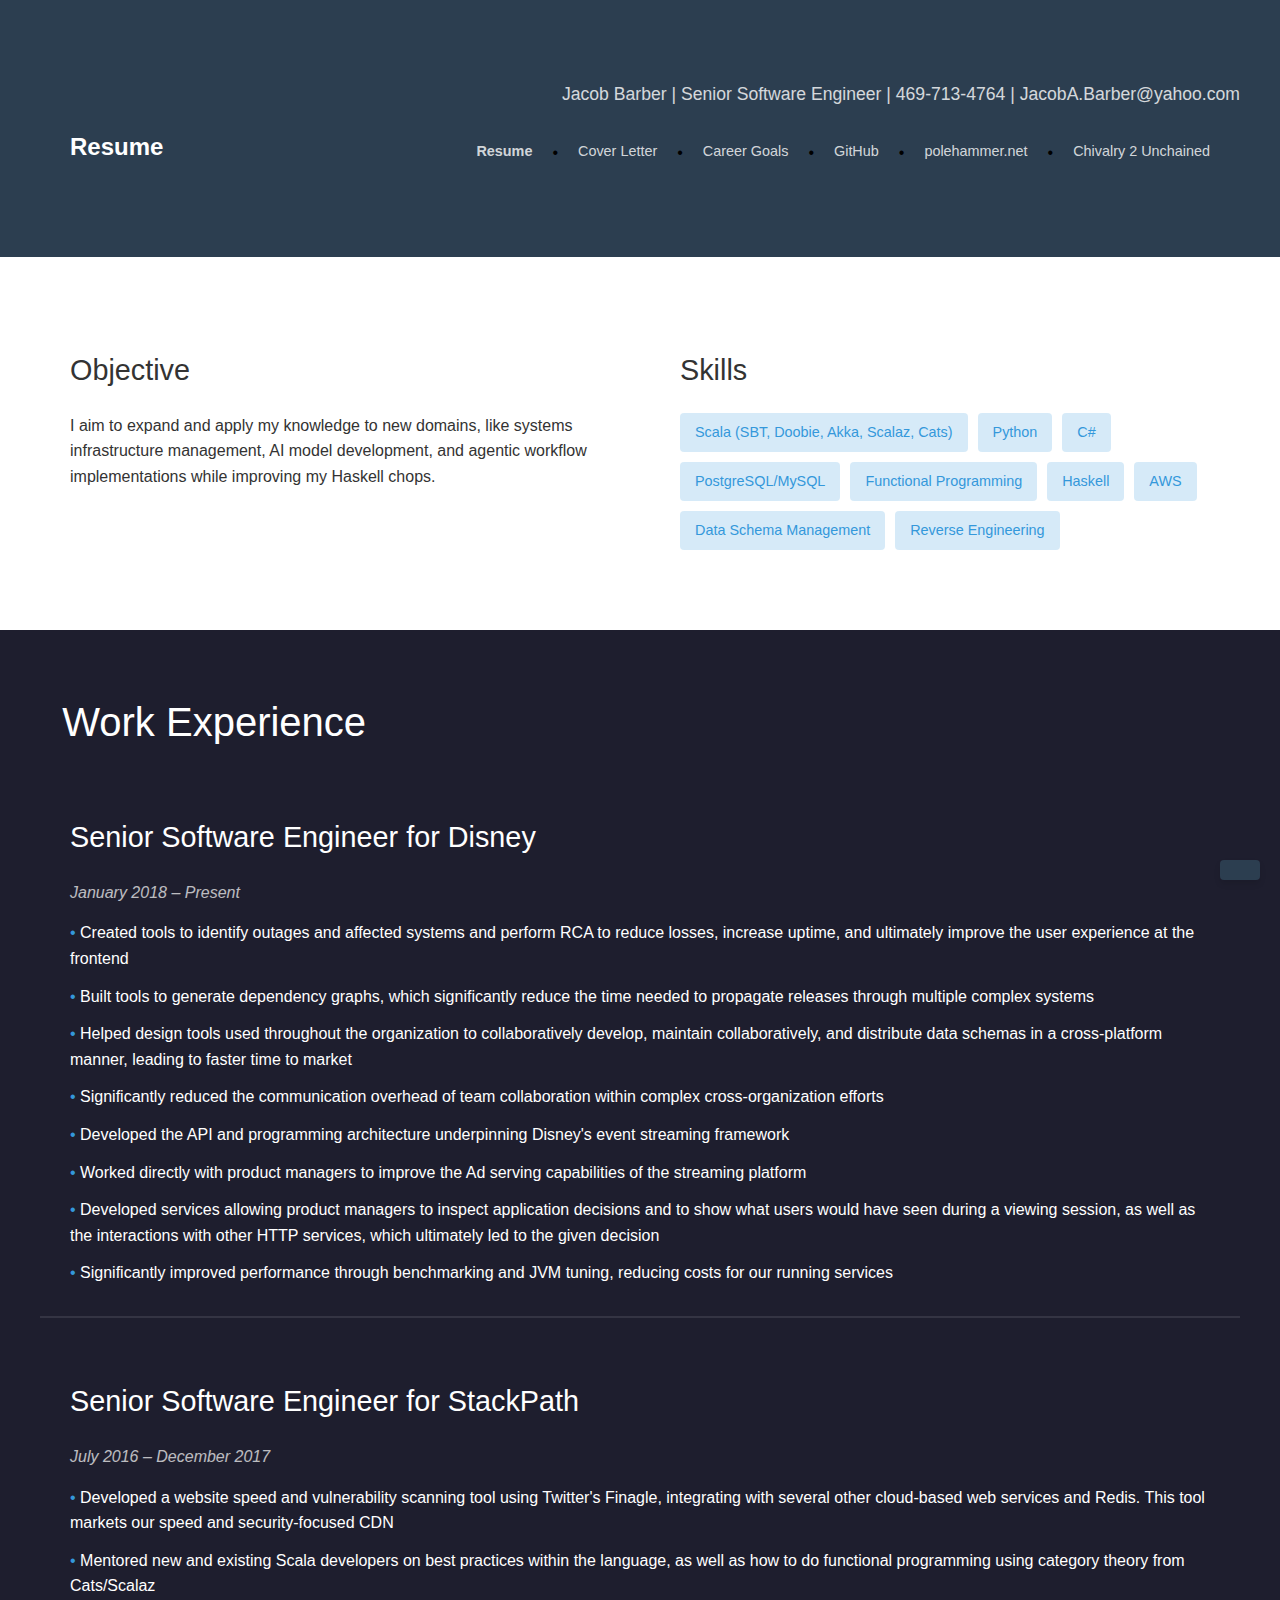
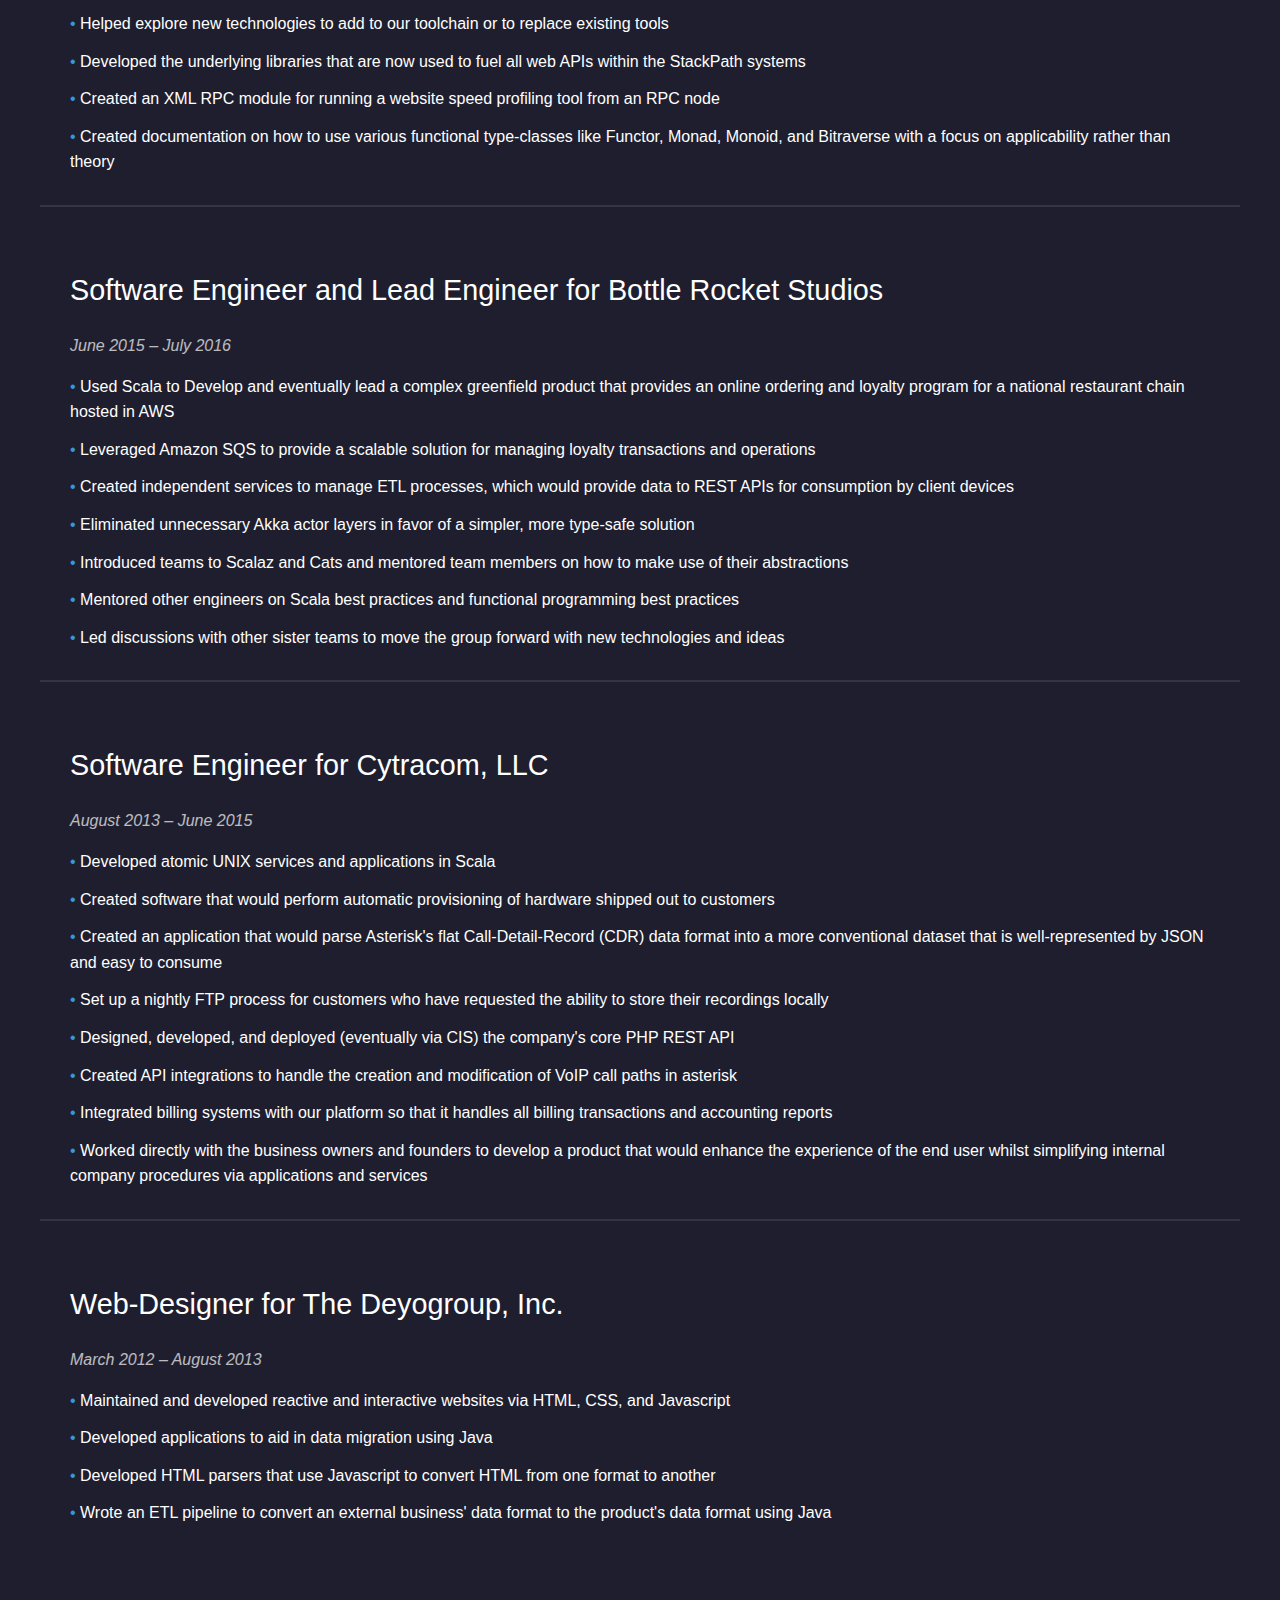
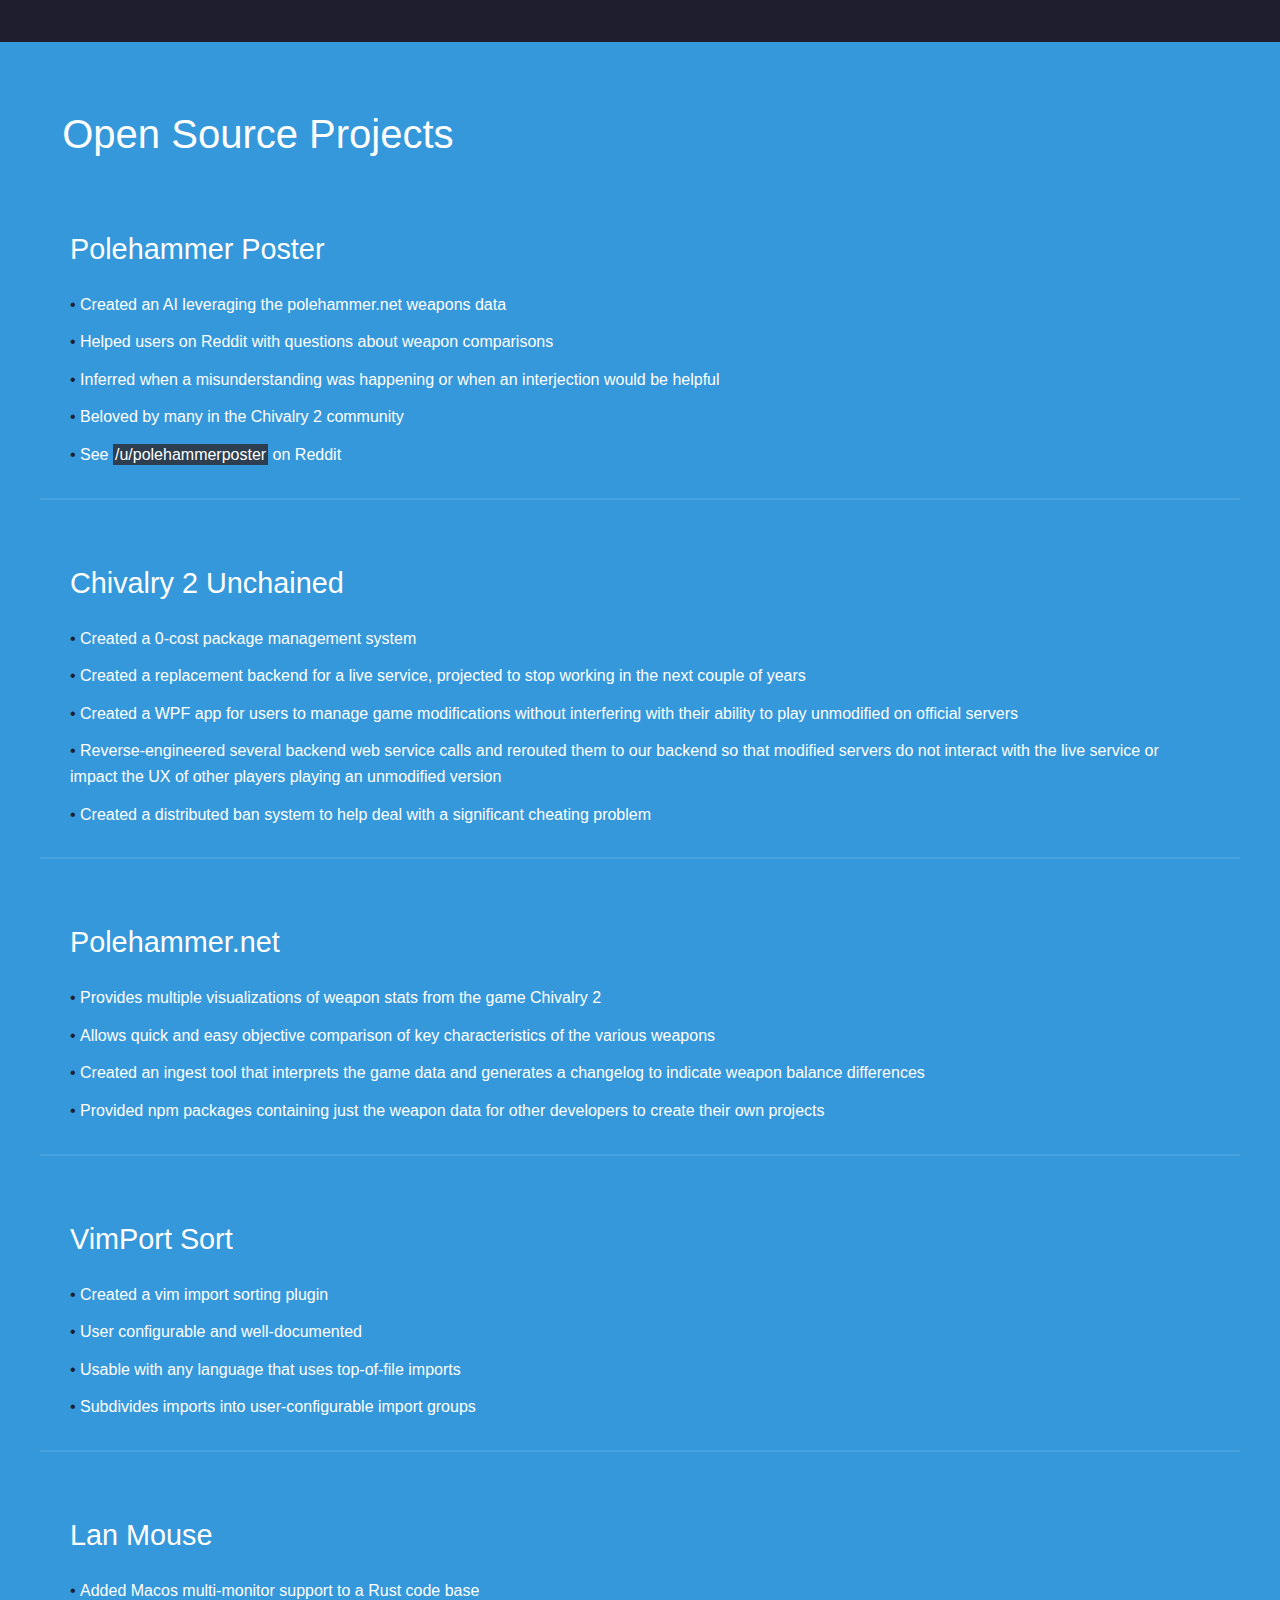
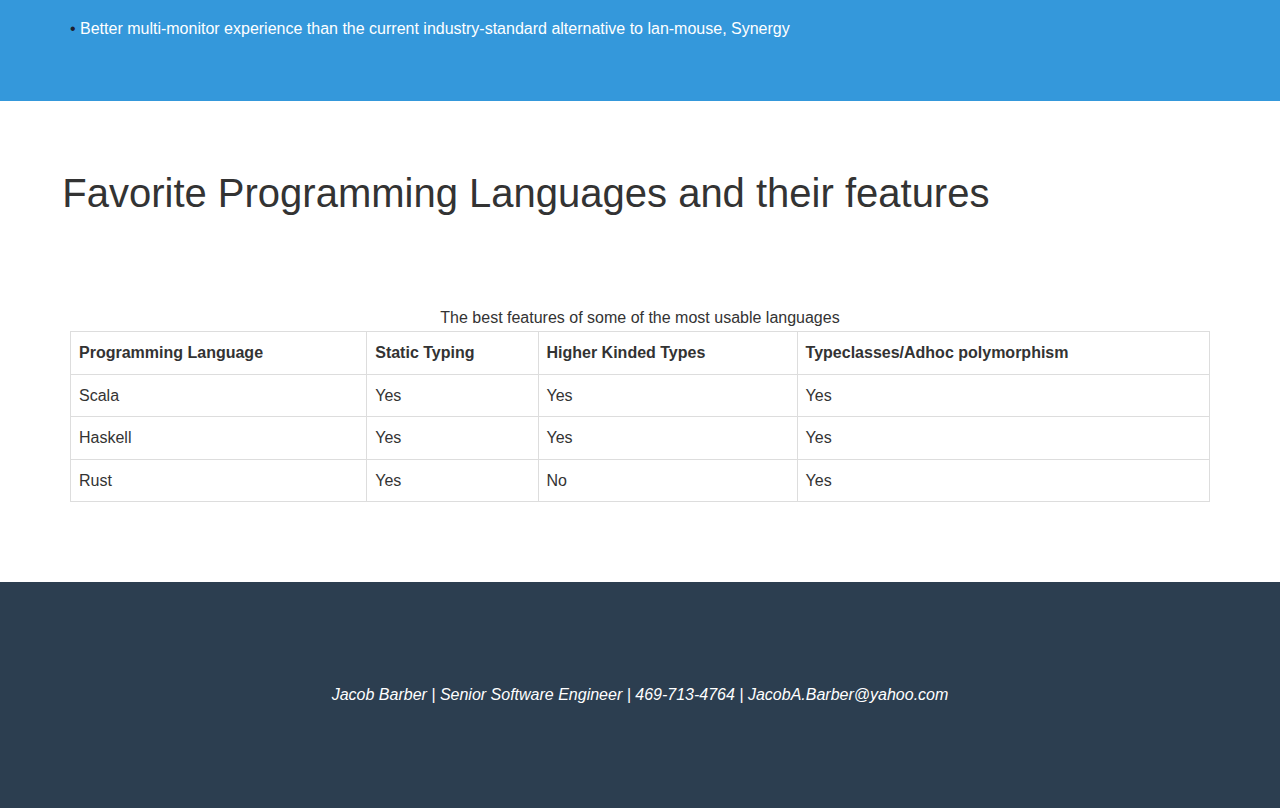
<file: index.html>
<!DOCTYPE html>
<html lang="en">
  <head>
    <title>Jacob Barber - Software Engineer</title>
    <link rel="stylesheet" href="assets/styles.css" />
    <script src="assets/scripts.js"></script>
  </head>

  <body>
    <div id="floating-clock"></div>
    <section class="header">
      <div class="content">
        <header>
          <div class="contact-info">
            Jacob Barber | Senior Software Engineer | 469-713-4764 | JacobA.Barber@yahoo.com
          </div>
        </header>
        <nav>
          <h1>Resume</h1>
          <div>
            <a href="#"><strong>Resume</strong></a>
            •
            <a href="cover-letter.html">Cover Letter</a>
            •
            <a href="career-goals.html">Career Goals</a>
            •
            <a href="https://github.com/jacoby6000">GitHub</a>
            •
            <a href="https://polehammer.net">polehammer.net</a>
            •
            <a href="https://unchained.wiki">Chivalry 2 Unchained</a>
          </div>
        </nav>
      </div>
    </section>
    <main>
      <section class="light">
        <div class="content group">
          <article class="flex1">
            <h3>Objective</h3>
            <p>
              I aim to expand and apply my knowledge to new domains, like systems infrastructure management, AI model
              development, and agentic workflow implementations while improving my Haskell chops.
            </p>
          </article>

          <article class="flex1">
            <h3>Skills</h3>
            <ul class="skills">
              <li>Scala (SBT, Doobie, Akka, Scalaz, Cats)</li>
              <li>Python</li>
              <li>C#</li>
              <li>PostgreSQL/MySQL</li>
              <li>Functional Programming</li>
              <li>Haskell</li>
              <li>AWS</li>
              <li>Data Schema Management</li>
              <li>Reverse Engineering</li>
            </ul>
          </article>
        </div>
      </section>

      <section class="dark">
        <div class="content">
          <h2 id="work-experience">
            <a href="#work-experience"><span>#</span>Work Experience</a>
          </h2>

          <article>
            <h3>Senior Software Engineer for Disney</h3>
            <div class="job-date">January 2018 – Present</div>
            <ul class="description">
              <li>
                Created tools to identify outages and affected systems and perform RCA to reduce losses, increase
                uptime, and ultimately improve the user experience at the frontend
              </li>
              <li>
                Built tools to generate dependency graphs, which significantly reduce the time needed to propagate
                releases through multiple complex systems
              </li>
              <li>
                Helped design tools used throughout the organization to collaboratively develop, maintain
                collaboratively, and distribute data schemas in a cross-platform manner, leading to faster time to
                market
              </li>
              <li>
                Significantly reduced the communication overhead of team collaboration within complex cross-organization
                efforts
              </li>
              <li>Developed the API and programming architecture underpinning Disney's event streaming framework</li>
              <li>
                Worked directly with product managers to improve the Ad serving capabilities of the streaming platform
              </li>
              <li>
                Developed services allowing product managers to inspect application decisions and to show what users
                would have seen during a viewing session, as well as the interactions with other HTTP services, which
                ultimately led to the given decision
              </li>
              <li>
                Significantly improved performance through benchmarking and JVM tuning, reducing costs for our running
                services
              </li>
            </ul>
          </article>

          <hr />

          <article>
            <h3>Senior Software Engineer for StackPath</h3>
            <div class="job-date">July 2016 – December 2017</div>
            <ul class="description">
              <li>
                Developed a website speed and vulnerability scanning tool using Twitter's Finagle, integrating with
                several other cloud-based web services and Redis. This tool markets our speed and security-focused CDN
              </li>
              <li>
                Mentored new and existing Scala developers on best practices within the language, as well as how to do
                functional programming using category theory from Cats/Scalaz
              </li>
              <li>Helped explore new technologies to add to our toolchain or to replace existing tools</li>
              <li>
                Developed the underlying libraries that are now used to fuel all web APIs within the StackPath systems
              </li>
              <li>Created an XML RPC module for running a website speed profiling tool from an RPC node</li>
              <li>
                Created documentation on how to use various functional type-classes like Functor, Monad, Monoid, and
                Bitraverse with a focus on applicability rather than theory
              </li>
            </ul>
          </article>

          <hr />

          <article>
            <h3>Software Engineer and Lead Engineer for Bottle Rocket Studios</h3>
            <div class="job-date">June 2015 – July 2016</div>
            <ul class="description">
              <li>
                Used Scala to Develop and eventually lead a complex greenfield product that provides an online ordering
                and loyalty program for a national restaurant chain hosted in AWS
              </li>
              <li>
                Leveraged Amazon SQS to provide a scalable solution for managing loyalty transactions and operations
              </li>
              <li>
                Created independent services to manage ETL processes, which would provide data to REST APIs for
                consumption by client devices
              </li>
              <li>Eliminated unnecessary Akka actor layers in favor of a simpler, more type-safe solution</li>
              <li>
                Introduced teams to Scalaz and Cats and mentored team members on how to make use of their abstractions
              </li>
              <li>Mentored other engineers on Scala best practices and functional programming best practices</li>
              <li>Led discussions with other sister teams to move the group forward with new technologies and ideas</li>
            </ul>
          </article>

          <hr />

          <article>
            <h3>Software Engineer for Cytracom, LLC</h3>
            <div class="job-date">August 2013 – June 2015</div>
            <ul class="description">
              <li>Developed atomic UNIX services and applications in Scala</li>
              <li>Created software that would perform automatic provisioning of hardware shipped out to customers</li>
              <li>
                Created an application that would parse Asterisk's flat Call-Detail-Record (CDR) data format into a more
                conventional dataset that is well-represented by JSON and easy to consume
              </li>
              <li>
                Set up a nightly FTP process for customers who have requested the ability to store their recordings
                locally
              </li>
              <li>Designed, developed, and deployed (eventually via CIS) the company's core PHP REST API</li>
              <li>Created API integrations to handle the creation and modification of VoIP call paths in asterisk</li>
              <li>
                Integrated billing systems with our platform so that it handles all billing transactions and accounting
                reports
              </li>
              <li>
                Worked directly with the business owners and founders to develop a product that would enhance the
                experience of the end user whilst simplifying internal company procedures via applications and services
              </li>
            </ul>
          </article>

          <hr />

          <article>
            <h3>Web-Designer for The Deyogroup, Inc.</h3>
            <div class="job-date">March 2012 – August 2013</div>
            <ul class="description">
              <li>Maintained and developed reactive and interactive websites via HTML, CSS, and Javascript</li>
              <li>Developed applications to aid in data migration using Java</li>
              <li>Developed HTML parsers that use Javascript to convert HTML from one format to another</li>
              <li>
                Wrote an ETL pipeline to convert an external business' data format to the product's data format using
                Java
              </li>
            </ul>
          </article>

          <br />
        </div>
      </section>

      <section class="blue">
        <div class="content">
          <h2 id="open-source-projects">
            <a href="#open-source-projects"><span>#</span>Open Source Projects</a>
          </h2>

          <article>
            <h3>Polehammer Poster</h3>
            <ul class="description">
              <li>Created an AI leveraging the polehammer.net weapons data</li>
              <li>Helped users on Reddit with questions about weapon comparisons</li>
              <li>Inferred when a misunderstanding was happening or when an interjection would be helpful</li>
              <li>Beloved by many in the Chivalry 2 community</li>
              <li>
                See
                <a href="https://reddit.com/u/polehammerposter"><mark>/u/polehammerposter</mark></a>
                on Reddit
              </li>
            </ul>
          </article>

          <hr />

          <article>
            <h3>Chivalry 2 Unchained</h3>
            <ul class="description">
              <li>Created a 0-cost package management system</li>
              <li>
                Created a replacement backend for a live service, projected to stop working in the next couple of years
              </li>
              <li>
                Created a WPF app for users to manage game modifications without interfering with their ability to play
                unmodified on official servers
              </li>
              <li>
                Reverse-engineered several backend web service calls and rerouted them to our backend so that modified
                servers do not interact with the live service or impact the UX of other players playing an unmodified
                version
              </li>
              <li>Created a distributed ban system to help deal with a significant cheating problem</li>
            </ul>
          </article>

          <hr />

          <article>
            <h3>Polehammer.net</h3>
            <ul class="description">
              <li>Provides multiple visualizations of weapon stats from the game Chivalry 2</li>
              <li>Allows quick and easy objective comparison of key characteristics of the various weapons</li>
              <li>
                Created an ingest tool that interprets the game data and generates a changelog to indicate weapon
                balance differences
              </li>
              <li>
                Provided npm packages containing just the weapon data for other developers to create their own projects
              </li>
            </ul>
          </article>

          <hr />

          <article>
            <h3>VimPort Sort</h3>
            <ul class="description">
              <li>Created a vim import sorting plugin</li>
              <li>User configurable and well-documented</li>
              <li>Usable with any language that uses top-of-file imports</li>
              <li>Subdivides imports into user-configurable import groups</li>
            </ul>
          </article>

          <hr />

          <article>
            <h3>Lan Mouse</h3>
            <ul class="description">
              <li>Added Macos multi-monitor support to a Rust code base</li>
              <li>
                Better multi-monitor experience than the current industry-standard alternative to lan-mouse, Synergy
              </li>
            </ul>
          </article>
        </div>
      </section>

      <section class="light">
        <div class="content">
          <h2 id="favorite-languages">
            <a href="#favorite-languages"><span>#</span>Favorite Programming Languages and their features</a>
          </h2>
          <article>
            <table>
              <caption>
                The best features of some of the most usable languages
              </caption>
              <tr>
                <th>Programming Language</th>
                <th>Static Typing</th>
                <th>Higher Kinded Types</th>
                <th>Typeclasses/Adhoc polymorphism</th>
              </tr>
              <tr>
                <td>Scala</td>
                <td>Yes</td>
                <td>Yes</td>
                <td>Yes</td>
              </tr>
              <tr>
                <td>Haskell</td>
                <td>Yes</td>
                <td>Yes</td>
                <td>Yes</td>
              </tr>
              <tr>
                <td>Rust</td>
                <td>Yes</td>
                <td>No</td>
                <td>Yes</td>
              </tr>
            </table>
          </article>
        </div>
      </section>
    </main>
    <footer>
      <div class="content">
        <p>
          <em> Jacob Barber | Senior Software Engineer | 469-713-4764 | JacobA.Barber@yahoo.com </em>
        </p>
      </div>
    </footer>
  </body>
</html>
</file>
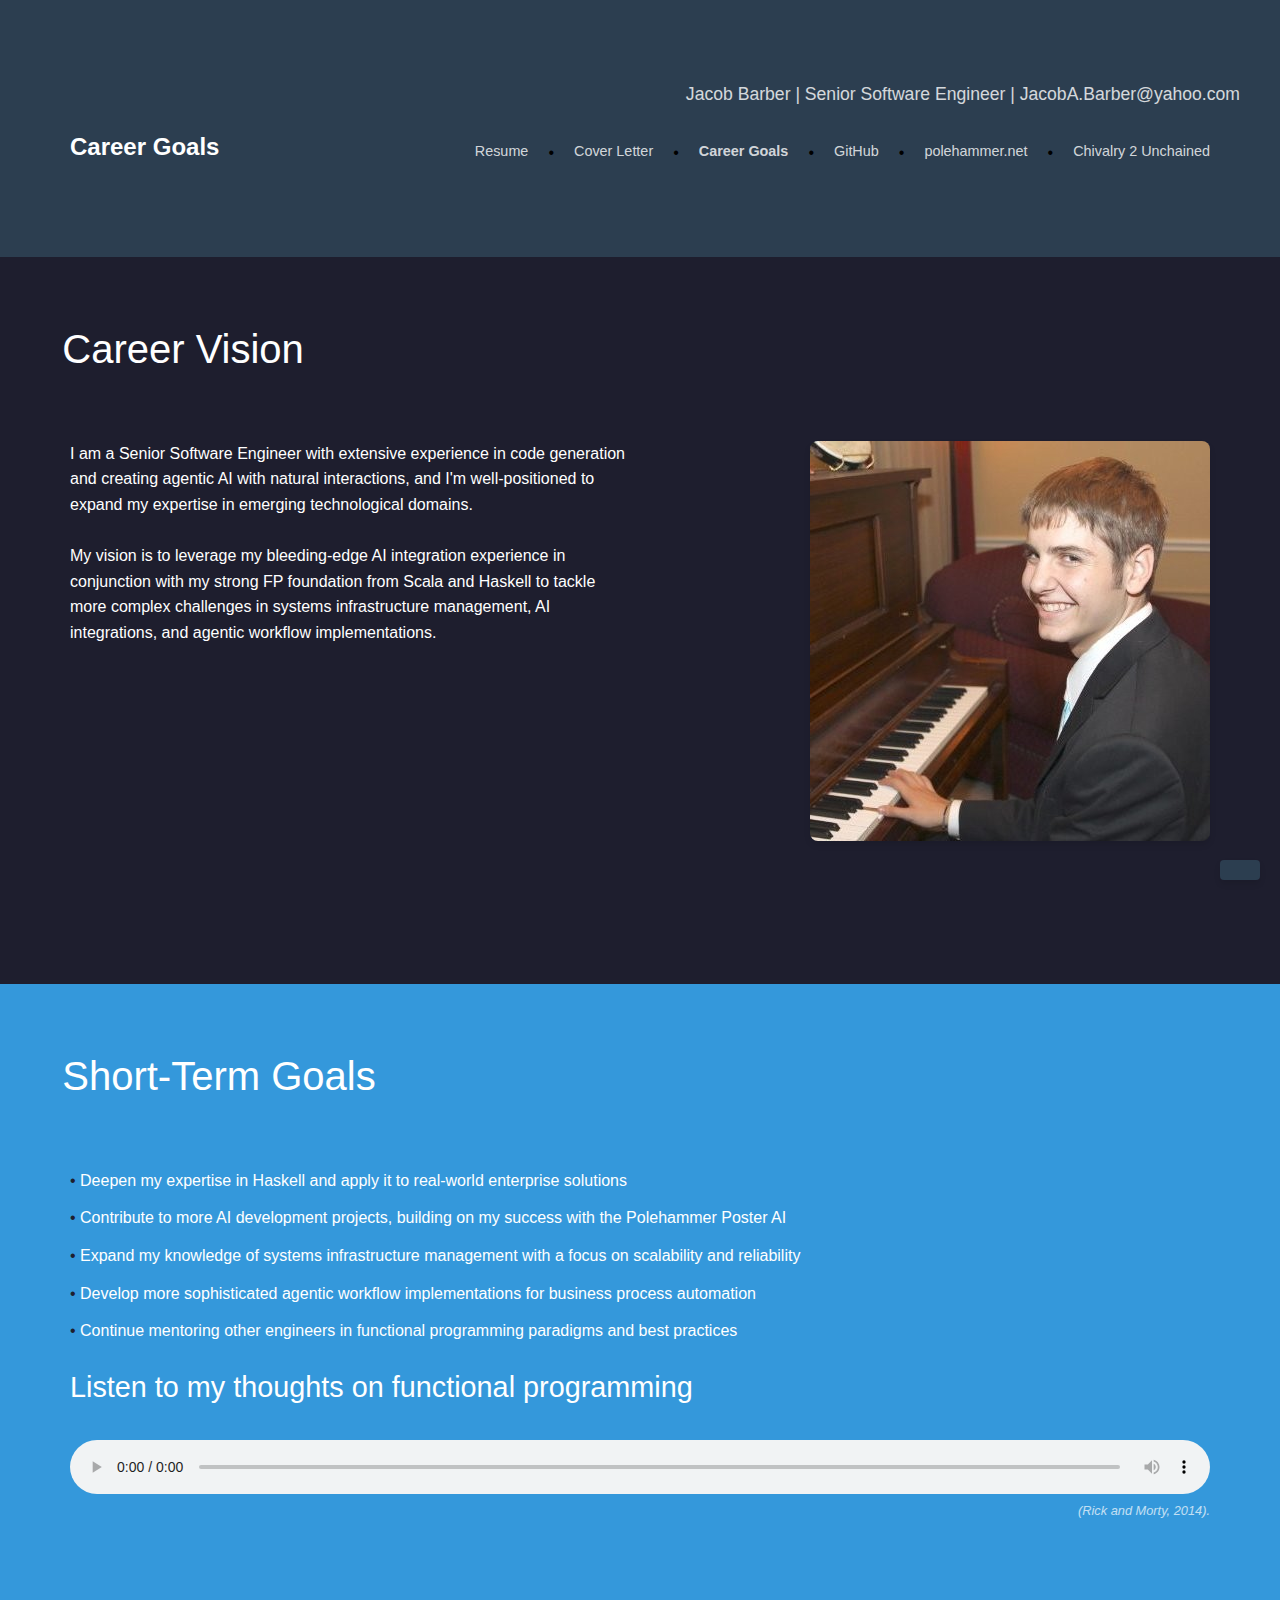
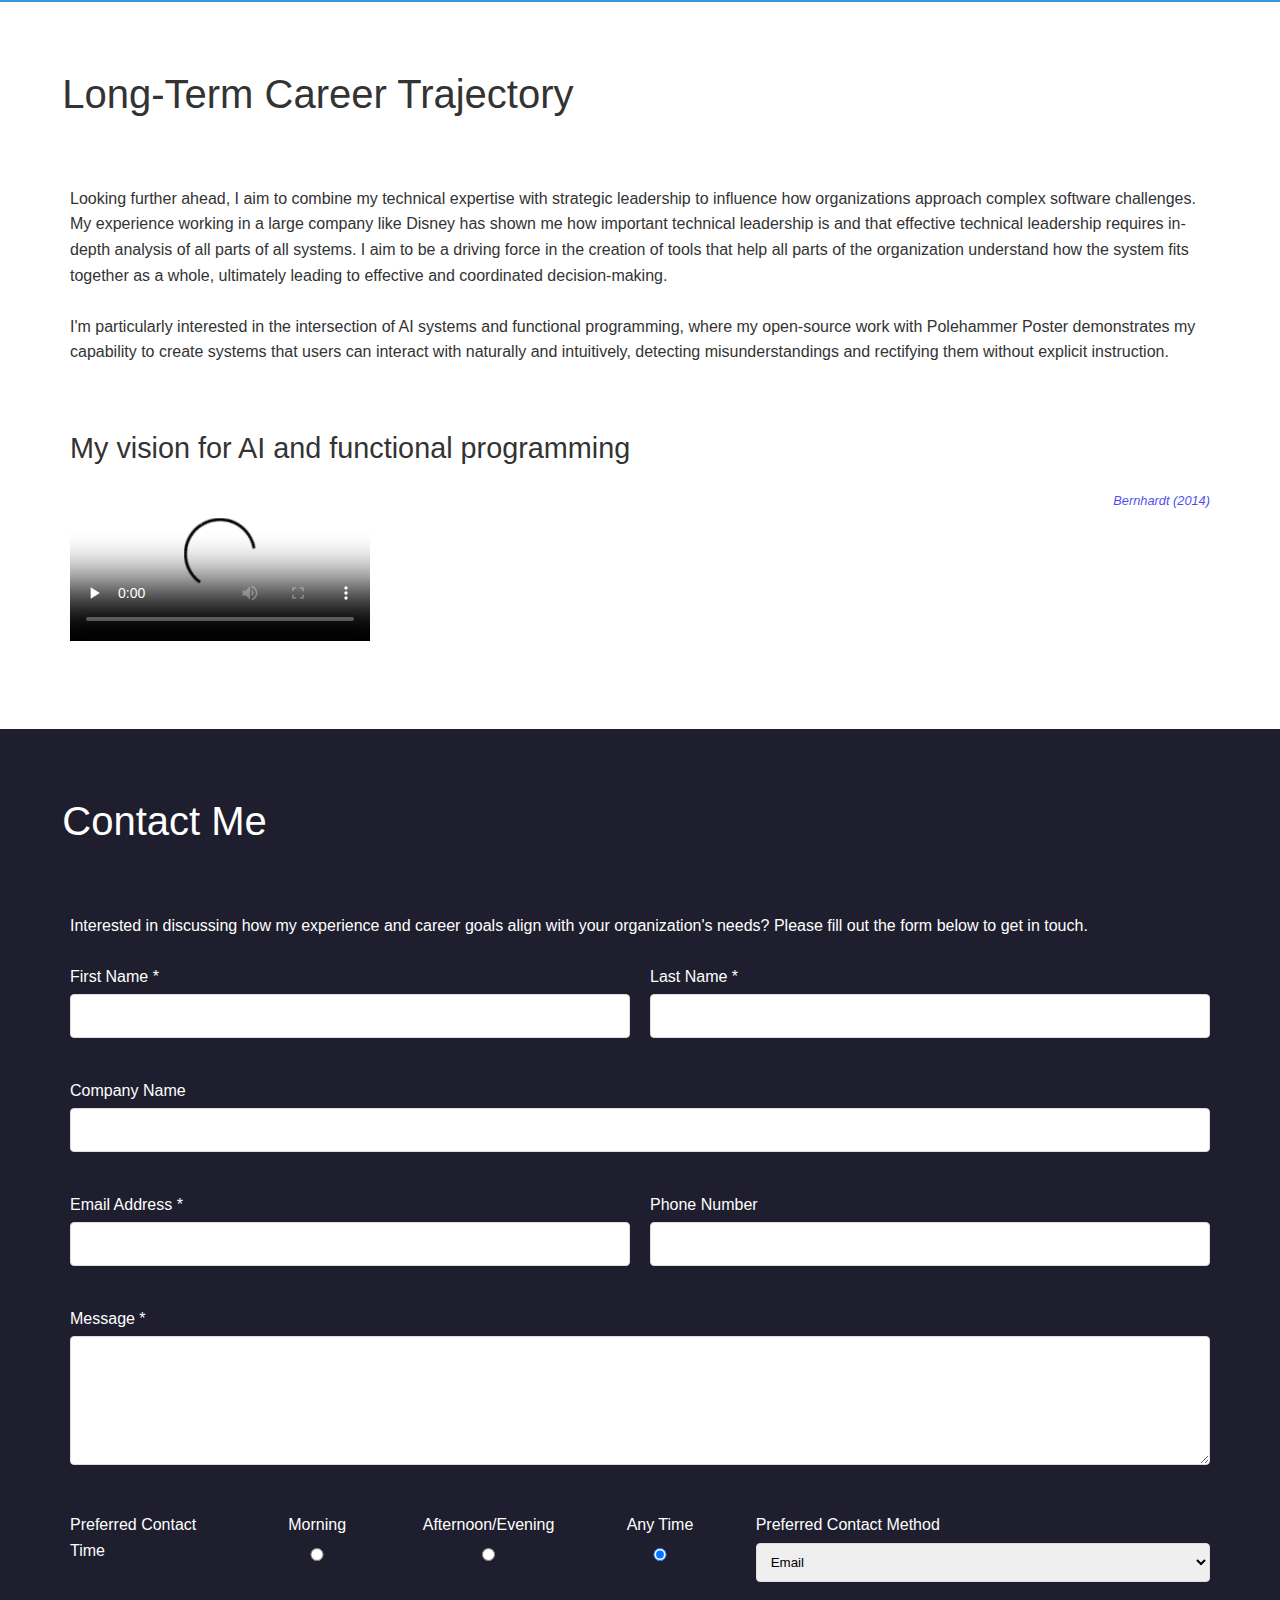
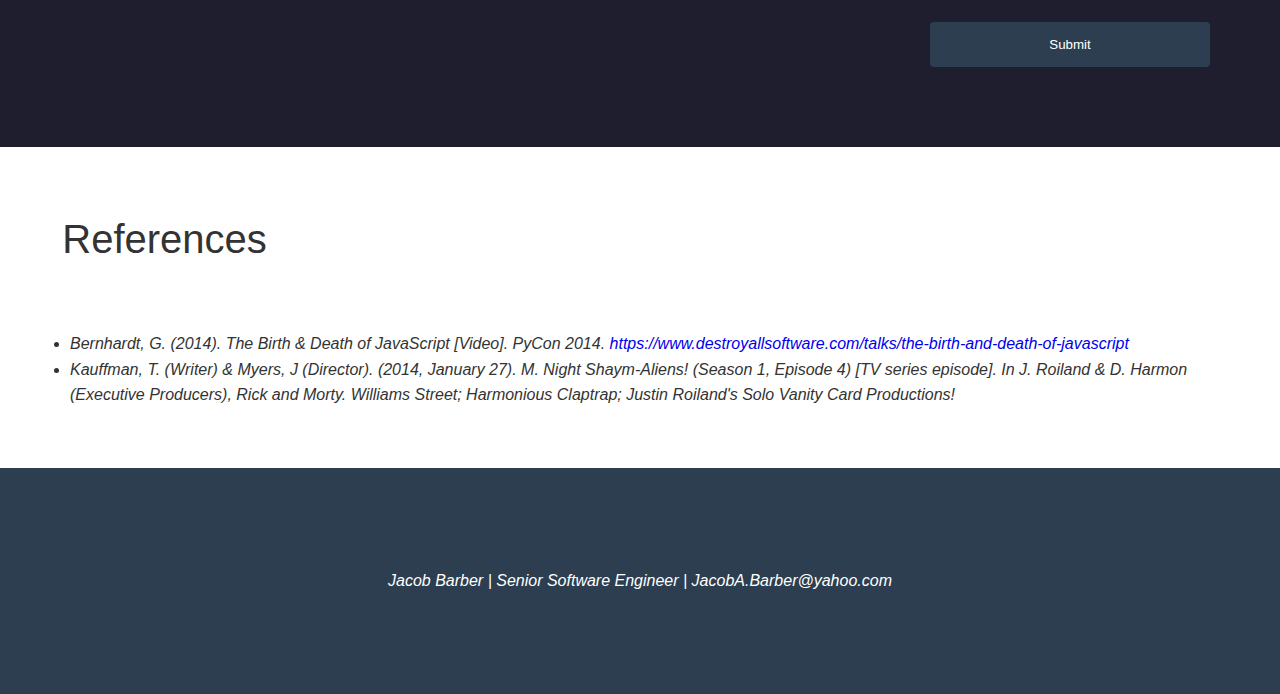
<file: career-goals.html>
<!DOCTYPE html>
<html lang="en">
  <head>
    <title>Jacob Barber - Career Goals</title>
    <link rel="stylesheet" href="assets/styles.css" />
    <script src="assets/scripts.js"></script>
  </head>

  <body>
    <div id="floating-clock"></div>
    <section class="header">
      <div class="content">
        <header>
          <div class="contact-info">
            Jacob Barber | Senior Software Engineer | JacobA.Barber@yahoo.com
          </div>
        </header>
        <nav>
          <h1>Career Goals</h1>
          <div>
            <a href="index.html">Resume</a>
            •
            <a href="cover-letter.html">Cover Letter</a>
            •
            <a href="#"><strong>Career Goals</strong></a>
            •
            <a href="https://github.com/jacoby6000">GitHub</a>
            •
            <a href="https://polehammer.net">polehammer.net</a>
            •
            <a href="https://unchained.wiki">Chivalry 2 Unchained</a>
          </div>
        </nav>
      </div>
    </section>
    <main>
      <section class="dark">
        <div class="content">
          <h2 id="career-vision">
            <a href="#career-vision"><span>#</span>Career Vision</a>
          </h2>
          <article>
            <div class="group">
              <div class="flex1">
                <p>
                  I am a Senior Software Engineer with extensive experience in code generation and creating agentic AI
                  with natural interactions, and I'm well-positioned to expand my expertise in emerging technological
                  domains.
                </p>
                <br />
                <p>
                  My vision is to leverage my bleeding-edge AI integration experience in conjunction with my strong FP
                  foundation from Scala and Haskell to tackle more complex challenges in systems infrastructure
                  management, AI integrations, and agentic workflow implementations.
                </p>
              </div>
              <div class="flex1" style="text-align: right">
                <img
                  src="assets/media/photo.jpeg"
                  alt="Jacob Barber playing piano"
                  style="max-width: 100%; border-radius: 8px; box-shadow: var(--shadow)"
                />
              </div>
            </div>
          </article>
          <br />
        </div>
      </section>

      <section class="blue">
        <div class="content">
          <h2 id="short-term-goals">
            <a href="#short-term-goals"><span>#</span>Short-Term Goals</a>
          </h2>
          <article>
            <div class="group">
              <ul class="description">
                <li>Deepen my expertise in Haskell and apply it to real-world enterprise solutions</li>
                <li>
                  Contribute to more AI development projects, building on my success with the Polehammer Poster AI
                </li>
                <li>
                  Expand my knowledge of systems infrastructure management with a focus on scalability and reliability
                </li>
                <li>Develop more sophisticated agentic workflow implementations for business process automation</li>
                <li>Continue mentoring other engineers in functional programming paradigms and best practices</li>
              </ul>
            </div>

            <div class="group">
              <div class="flex1">
                <h3>Listen to my thoughts on functional programming</h3>
                <audio controls style="width: 100%; margin-top: 10px">
                  <source
                    src="https://cdn.blerp.com/normalized/47c75ab0-a19f-11e9-a2c3-f970ba84cc73"
                    type="audio/mp3"
                  />
                  Unsupported audio format
                </audio>
                <em class="citation"><a href="#ref2">(Rick and Morty, 2014).</a></em>
              </div>
            </div>
          </article>
        </div>
      </section>

      <section class="light">
        <div class="content">
          <h2 id="long-term-goals">
            <a href="#long-term-goals"><span>#</span>Long-Term Career Trajectory</a>
          </h2>
          <article>
            <p>
              Looking further ahead, I aim to combine my technical expertise with strategic leadership to influence how
              organizations approach complex software challenges. My experience working in a large company like Disney
              has shown me how important technical leadership is and that effective technical leadership requires
              in-depth analysis of all parts of all systems. I aim to be a driving force in the creation of tools that
              help all parts of the organization understand how the system fits together as a whole, ultimately leading
              to effective and coordinated decision-making.
            </p>
            <br />
            <p>
              I'm particularly interested in the intersection of AI systems and functional programming, where my
              open-source work with Polehammer Poster demonstrates my capability to create systems that users can
              interact with naturally and intuitively, detecting misunderstandings and rectifying them without explicit
              instruction.
            </p>
          </article>
          <article>
            <div class="group">
              <div class="flex1">
                <h3>My vision for AI and functional programming</h3>
                <video
                  poster="https://www.destroyallsoftware.com/assets/posters/talks/the-birth-and-death-of-javascript.poster-1ba16f04a5f465924efa59e8d8c223d90c529fd79151503ff52e38cf2ca8d6d1.png"
                  preload="none"
                  controls=""
                  style="max-width: 100%"
                >
                  <source
                    src="https://destroyallsoftware-talks.s3.amazonaws.com/the-birth-and-death-of-javascript.mp4?X-Amz-Algorithm=AWS4-HMAC-SHA256&amp;X-Amz-Credential=AKIAIKRVCECXBC4ZGHIQ%2F20250325%2Fus-east-1%2Fs3%2Faws4_request&amp;X-Amz-Date=20250325T191401Z&amp;X-Amz-Expires=14400&amp;X-Amz-SignedHeaders=host&amp;X-Amz-Signature=95048777f552753278a7e4d67f6df0623f3dbfd785b975eab90a460b32e55750"
                  />
                  <track
                    label="English"
                    kind="captions"
                    srclang="en"
                    src="https://www.destroyallsoftware.com/captions/talks/the-birth-and-death-of-javascript.vtt"
                  />
                </video>
                <em class="citation"><a href="#ref1">Bernhardt (2014)</a></em>
              </div>
            </div>
          </article>
        </div>
      </section>

      <section class="dark">
        <div class="content">
          <h2 id="contact-me">
            <a href="#contact-me"><span>#</span>Contact Me</a>
          </h2>
          <article>
            <p>
              Interested in discussing how my experience and career goals align with your organization's needs? Please
              fill out the form below to get in touch.
            </p>
            <br />

            <form action="https://wp.zybooks.com/form-viewer.php">
              <div class="group">
                <div class="flex1">
                  <label for="firstName">First Name *</label>
                  <input type="text" id="firstName" name="firstName" required style="width: 100%" />
                </div>
                <div class="flex1">
                  <label for="lastName">Last Name *</label>
                  <input type="text" id="lastName" name="lastName" required style="width: 100%" />
                </div>
              </div>

              <div class="group">
                <div class="flex1">
                  <label for="companyName">Company Name</label>
                  <input type="text" id="companyName" name="companyName" />
                </div>
              </div>

              <div class="group">
                <div class="flex1">
                  <label for="email">Email Address *</label>
                  <input type="email" id="email" name="email" required />
                </div>
                <div class="flex1">
                  <label for="phone">Phone Number</label>
                  <input type="tel" id="phone" name="phone" />
                </div>
              </div>

              <div class="group">
                <div class="flex1">
                  <label for="message">Message *</label>
                  <textarea id="message" name="message" rows="5" required></textarea>
                </div>
              </div>

              <div class="group">
                <div class="flex1">
                  <label>Preferred Contact Time</label>
                </div>
                <div class="flex1">
                  <div class="group">
                    <div class="flex1">
                      <label for="am" class="radio-label">Morning</label>
                      <input type="radio" id="am" name="contactTime" value="am" />
                    </div>
                  </div>
                </div>
                <div class="flex1">
                  <div class="group">
                    <div class="flex1">
                      <label for="pm" class="radio-label">Afternoon/Evening</label>
                      <input type="radio" id="pm" name="contactTime" value="pm" />
                    </div>
                  </div>
                </div>
                <div class="flex1">
                  <div class="group">
                    <div class="flex1">
                      <label for="any" class="radio-label">Any Time</label>
                      <input type="radio" id="any" name="contactTime" value="any" checked />
                    </div>
                  </div>
                </div>
                <div style="flex: 3">
                  <label for="contactMethod">Preferred Contact Method</label>
                  <select
                    id="contactMethod"
                    name="contactMethod"
                    style="width: 100%; padding: 10px; border-radius: 4px; border: 1px solid var(--border-color)"
                  >
                    <option value="email">Email</option>
                    <option value="phone">Phone</option>
                    <option value="text">Text Message</option>
                  </select>
                </div>
              </div>

              <div class="group">
                <div style="flex: 3"></div>
                <div class="flex1">
                  <button type="submit">Submit</button>
                </div>
              </div>
            </form>
          </article>
        </div>
      </section>
      <section class="light">
        <div class="content">
          <h2 id="references">
            <a href="#references"><span>#</span>References</a>
          </h2>
          <article>
            <ul>
              <li id="ref1">
                <em>
                  Bernhardt, G. (2014). The Birth & Death of JavaScript [Video]. PyCon 2014.
                  <a href="https://www.destroyallsoftware.com/talks/the-birth-and-death-of-javascript"
                    >https://www.destroyallsoftware.com/talks/the-birth-and-death-of-javascript</a
                  >
                </em>
              </li>
              <li id="ref2">
                <em>
                  Kauffman, T. (Writer) & Myers, J (Director). (2014, January 27). M. Night Shaym-Aliens! (Season 1,
                  Episode 4) [TV series episode]. In J. Roiland & D. Harmon (Executive Producers), Rick and Morty.
                  Williams Street; Harmonious Claptrap; Justin Roiland's Solo Vanity Card Productions!
                </em>
              </li>
            </ul>
          </article>
        </div>
      </section>
    </main>
    <footer>
      <div class="content">
        <p><em>Jacob Barber | Senior Software Engineer | JacobA.Barber@yahoo.com</em></p>
      </div>
    </footer>
  </body>
</html>
</file>
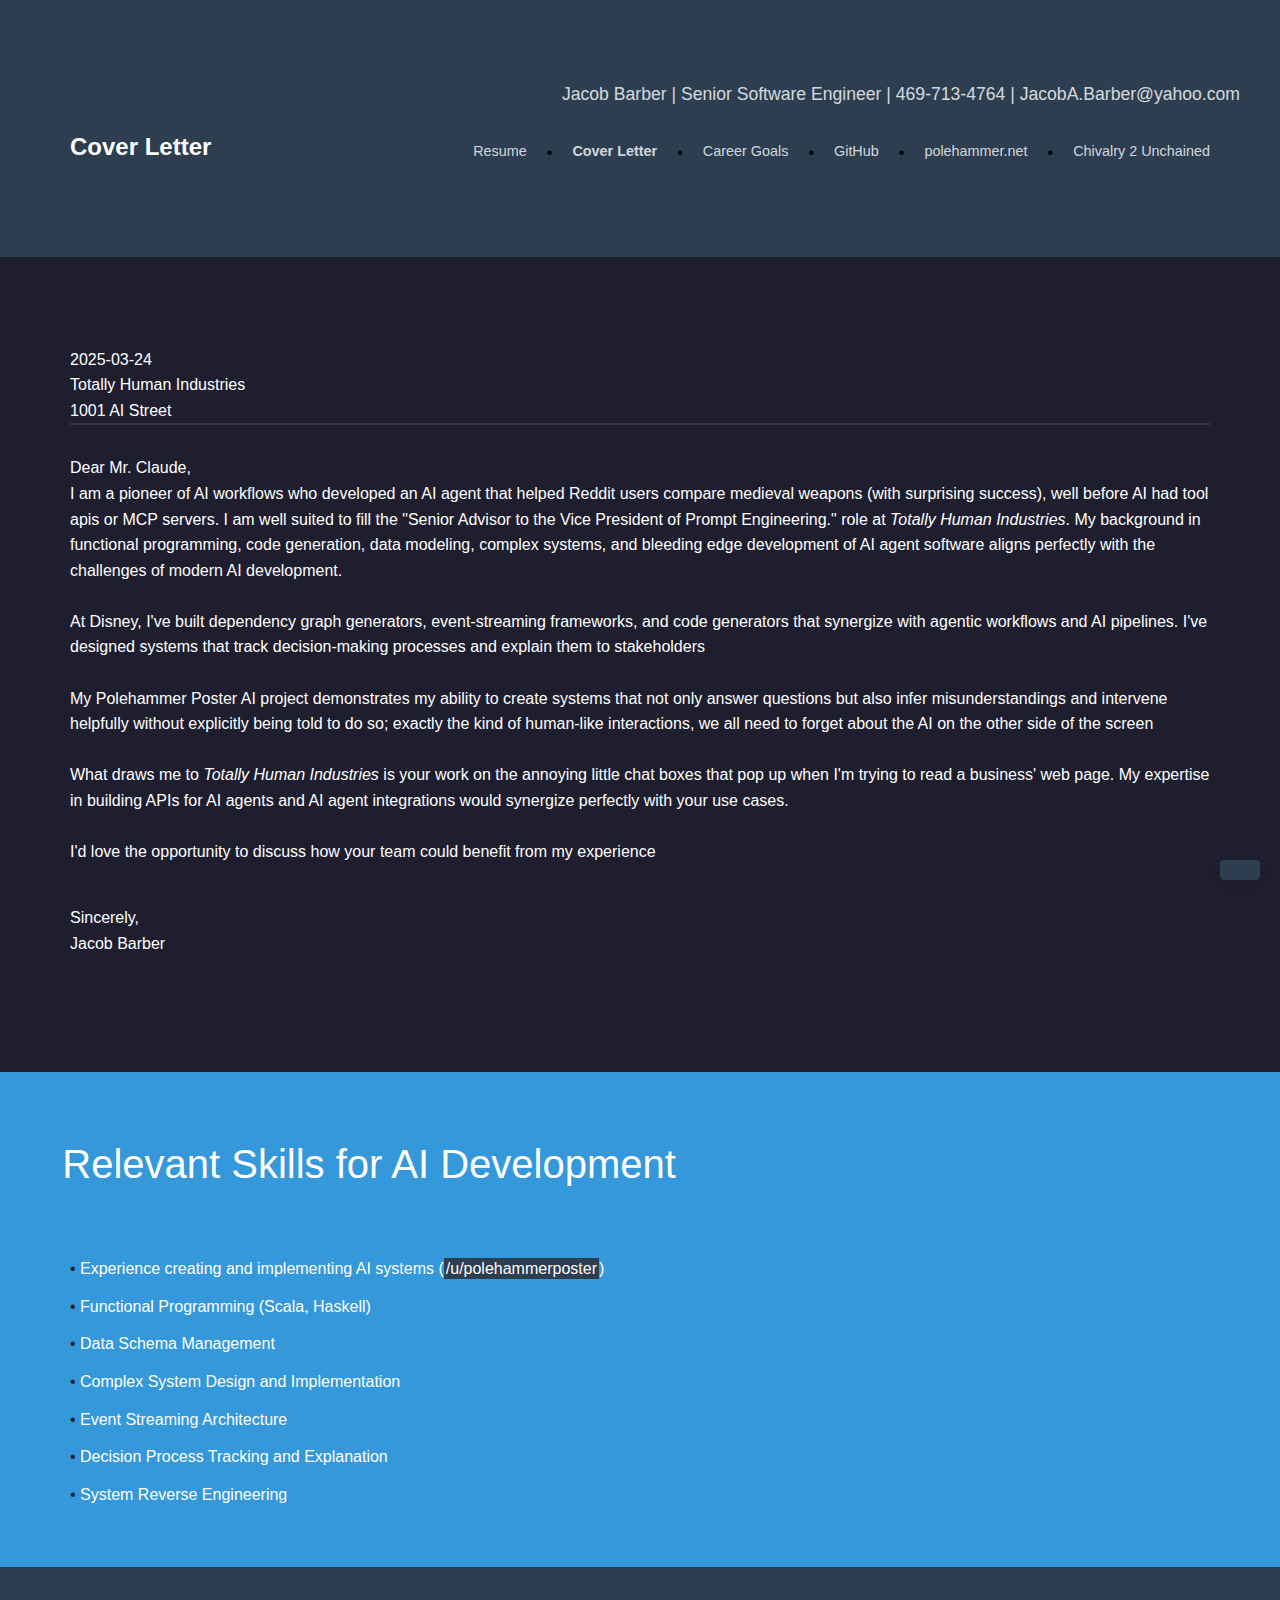
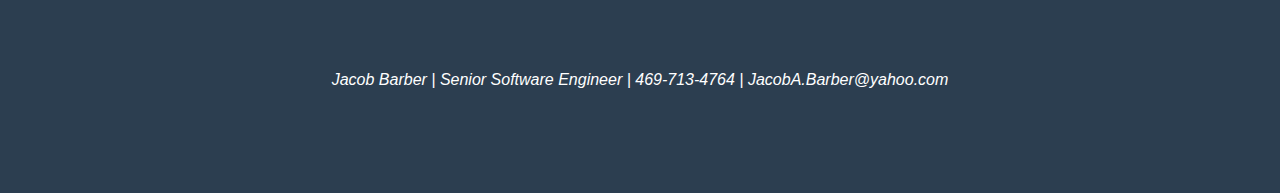
<file: cover-letter.html>
<!DOCTYPE html>
<html lang="en">
  <head>
    <title>Jacob Barber - Cover Letter</title>
    <link rel="stylesheet" href="assets/styles.css" />
    <script src="assets/scripts.js"></script>
  </head>

  <body>
    <div id="floating-clock"></div>
    <section class="header">
      <div class="content">
        <header>
          <div class="contact-info">
            Jacob Barber | Senior Software Engineer | 469-713-4764 | JacobA.Barber@yahoo.com
          </div>
        </header>
        <nav>
          <h1>Cover Letter</h1>
          <div>
            <a href="index.html">Resume</a>
            •
            <a href="#"><strong>Cover Letter</strong></a>
            •
            <a href="career-goals.html">Career Goals</a>
            •
            <a href="https://github.com/jacoby6000">GitHub</a>
            •
            <a href="https://polehammer.net">polehammer.net</a>
            •
            <a href="https://unchained.wiki">Chivalry 2 Unchained</a>
          </div>
        </nav>
      </div>
    </section>
    <main>
      <section class="dark">
        <div class="content">
          <article>
            <p>
              2025-03-24<br />
              Totally Human Industries<br />
              1001 AI Street<br />
            </p>

            <hr />
            <p>Dear Mr. Claude,</p>
            <p>
              I am a pioneer of AI workflows who developed an AI agent that helped Reddit users compare medieval weapons
              (with surprising success), well before AI had tool apis or MCP servers. I am well suited to fill the
              "Senior Advisor to the Vice President of Prompt Engineering." role at <em>Totally Human Industries</em>.
              My background in functional programming, code generation, data modeling, complex systems, and bleeding
              edge development of AI agent software aligns perfectly with the challenges of modern AI development.
            </p>
            <br />
            <p>
              At Disney, I've built dependency graph generators, event-streaming frameworks, and code generators that
              synergize with agentic workflows and AI pipelines. I've designed systems that track decision-making
              processes and explain them to stakeholders
            </p>
            <br />
            <p>
              My Polehammer Poster AI project demonstrates my ability to create systems that not only answer questions
              but also infer misunderstandings and intervene helpfully without explicitly being told to do so; exactly
              the kind of human-like interactions, we all need to forget about the AI on the other side of the screen
            </p>
            <br />
            <p>
              What draws me to <em>Totally Human Industries</em> is your work on the annoying little chat boxes that pop
              up when I'm trying to read a business' web page. My expertise in building APIs for AI agents and AI agent
              integrations would synergize perfectly with your use cases.
            </p>
            <br />
            <p>I'd love the opportunity to discuss how your team could benefit from my experience</p>
            <br />
            <p style="margin-top: 15px">Sincerely,</p>
            <p>Jacob Barber</p>
          </article>
          <br />
        </div>
      </section>

      <section class="blue">
        <div class="content">
          <h2 id="relevant-skills">
            <a href="#relevant-skills"><span>#</span>Relevant Skills for AI Development</a>
          </h2>
          <article>
            <ul class="description">
              <li>
                Experience creating and implementing AI systems (<a href="https://reddit.com/u/polehammerposter"
                  ><mark>/u/polehammerposter</mark></a
                >)
              </li>
              <li>Functional Programming (Scala, Haskell)</li>
              <li>Data Schema Management</li>
              <li>Complex System Design and Implementation</li>
              <li>Event Streaming Architecture</li>
              <li>Decision Process Tracking and Explanation</li>
              <li>System Reverse Engineering</li>
            </ul>
          </article>
        </div>
      </section>
    </main>
    <footer>
      <div class="content">
        <p>
          <em>Jacob Barber | Senior Software Engineer | 469-713-4764 | JacobA.Barber@yahoo.com</em>
        </p>
      </div>
    </footer>
  </body>
</html>
</file>
<file: assets/styles.css>
:root {
    --primary-color: #2c3e50;
    --secondary-color: #3498db;
    --light-bg: #f5f7fa;
    --dark-bg: #1e1e2e;
    --border-color: #ddd;
    --shadow: 0 4px 6px rgba(0, 0, 0, 0.1);
    --light-text-color: white;
    --dark-text-color: #333;
    --nav-text: rgba(255, 255, 255, 0.8);
}

* {
    margin: 0;
    padding: 0;
    box-sizing: border-box;
    font-family: 'Segoe UI', Tahoma, Geneva, Verdana, sans-serif;
    line-height: 1.6;
}

.header {
    background-color: var(--primary-color);
    padding: 20px 0;
}

footer {
    text-align: center;
    padding: 40px 0;
    background-color: var(--primary-color);
    color: var(--light-text-color);
}

nav {
    display: flex;
    justify-content: space-between;
    align-items: center;
    padding: 0 30px;
}

nav h1 {
    align-items: center;
    font-size: 1.5rem;
    font-weight: bold;
    color: var(--light-text-color);
}


nav div {
    display: flex;
    gap: 20px;
}

table {
    width: 100%;
    border-collapse: collapse;
    margin: 20px 0;
}

th, td {
    border: 1px solid var(--border-color);
    padding: 8px;
    text-align: left;
}

nav a {
    color: var(--nav-text);
    text-decoration: none;
    font-weight: 500;
    font-size: 0.9rem;
    transition: color 0.2s ease;
}

nav a:hover {
    color: var(--light-text-color);
}

header {
    text-align: right;
    color: var(--light-text-color);
}

h1 {
    font-size: 2.8rem;
    margin-bottom: 10px;
    font-weight: 300;
}

h2 {
    font-size: 2.5rem;
    margin-bottom: 30px;
    font-weight: 300;
}

section a {
    text-decoration: none;
    display: inline-block;
}

section.dark a {
    color: var(--light-text-color);
}

section.blue a {
    color: var(--light-text-color);
}

h3 {
    font-size: 1.8rem;
    margin-bottom: 20px;
    font-weight: 300;
}

.contact-info {
    font-size: 1.1rem;
    margin-bottom: 20px;
    opacity: 0.8;
}

.content {
    max-width: 1200px;
    margin: 0 auto;
    padding: 60px 0px;
}

.light {
    background-color: var(--light-text-color);
    color: var(--dark-text-color);
}

.dark {
    background-color: var(--dark-bg);
    color: var(--light-text-color);
}

.blue {
    background-color: var(--secondary-color);
    color: var(--light-text-color);
}


article > h2 {
    margin-bottom: 10px;
    font-weight: 500;
}

ul.skills {
    display: flex;
    flex-wrap: wrap;
    gap: 10px;
    list-style-type: inside;
}

ul.skills li {
    display: inline-block;
    background: rgba(52, 152, 219, 0.2);
    color: var(--secondary-color);
    padding: 8px 15px;
    border-radius: 4px;
    font-size: 0.9rem;
    font-weight: 500;
    transition: background 0.2s ease;
}

ul.skills li:hover {
    background: rgba(52, 152, 219, 0.3);
}

article {
    margin-bottom: 0px;
    padding: 30px 30px;
}

hr {
    border: 1px solid rgba(255, 255, 255, 0.1);
    margin-bottom: 30px;
}

article:last-child {
    border-bottom: none;
    margin-bottom: 0;
    padding-bottom: 0;
}

.job-date {
    font-style: italic;
    margin-bottom: 15px;
    opacity: 0.7;
}

ul.description {
    list-style: inside "• " none;
}

.description li + li {
    margin-top: 12px;
}

.dark .description li::marker {
    color: var(--secondary-color);
}

.blue .description li::marker {
    color: var(--dark-bg);
}

mark {
    padding: 2px;
}

.dark mark {
    background-color: var(--secondary-color);
    color: var(--light-text-color);
}

.blue mark {
    background-color: var(--primary-color);
    color: var(--light-text-color);
}

form label {
    display: block;
    margin-bottom: 5px;
    font-weight: 500;
}

form input, form textarea, form select {
    padding: 10px; 
    width: 100%;
    border-radius: 4px; 
    margin-bottom: 20px;
    border: 1px solid var(--border-color);
}

form button {
    background-color: var(--primary-color); 
    color: var(--light-text-color); 
    border: none; 
    padding: 12px 25px; 
    border-radius: 4px; 
    cursor: pointer; 
    font-weight: 500;
    float: right;
    width: 100%;
}

.group {
    display: flex;
    gap: 20px;
    margin-bottom: 20px;
}

.flex1 {
    flex: 1;
}

.radio-label {
    text-align: center;
    font-weight: 100;
}

.citation {
    font-size: 0.8rem;
    opacity: 0.7;
    font-style: italic;
    float: right;
}

#floating-clock {
    position: fixed;
    bottom: 20px;
    right: 20px;
    background-color: var(--primary-color);
    color: var(--light-text-color);
    padding: 10px 20px;
    border-radius: 4px;
    box-shadow: var(--shadow);
}
</file>
